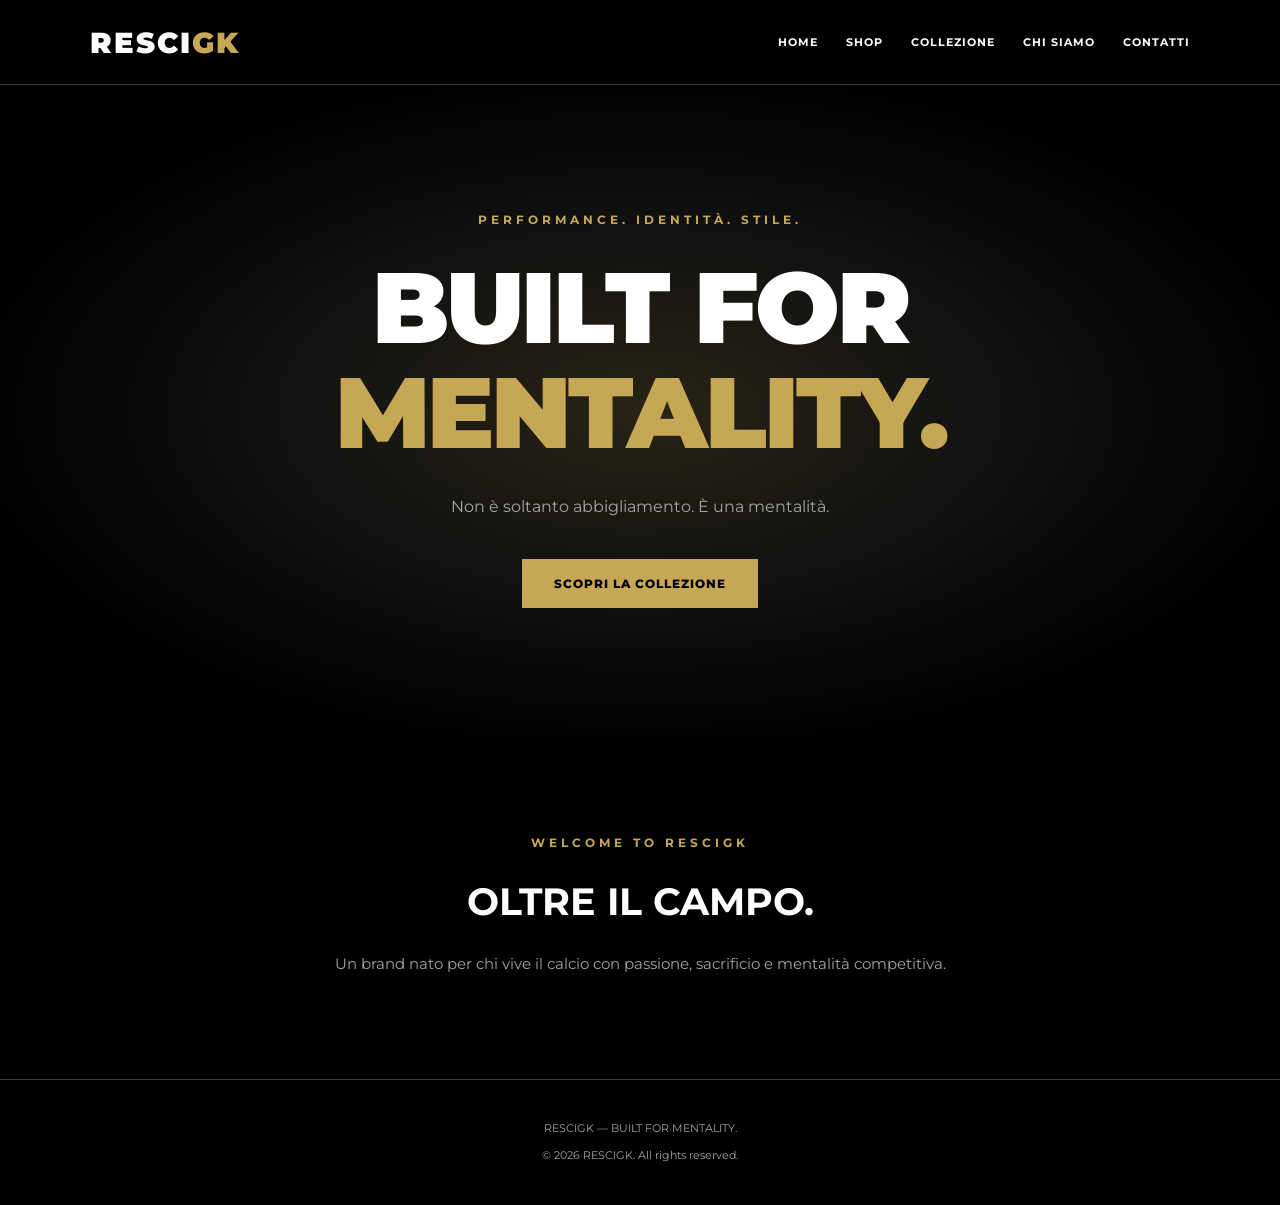
<file: index.html>
<!DOCTYPE html>
<html lang="it">
<head>
  <meta charset="UTF-8">
  <meta name="viewport" content="width=device-width, initial-scale=1.0">
  <meta name="description" content="RESCIGK - Built for Mentality. Abbigliamento e divise calcio.">
  <title>RESCIGK | Built for Mentality</title>
  <link rel="stylesheet" href="style.css">
</head>
<body>

  <header class="header">
    <a href="index.html" class="logo">RESCI<span>GK</span></a>

    <nav class="navigation">
      <a href="index.html">HOME</a>
      <a href="shop.html">SHOP</a>
      <a href="collections.html">COLLEZIONE</a>
      <a href="about.html">CHI SIAMO</a>
      <a href="contact.html">CONTATTI</a>
    </nav>
  </header>

  <main>
    <section class="hero">
      <p class="eyebrow">PERFORMANCE. IDENTITÀ. STILE.</p>

      <h1>BUILT FOR<br><span>MENTALITY.</span></h1>

      <p class="hero-description">
        Non è soltanto abbigliamento.
        È una mentalità.
      </p>

      <a href="shop.html" class="button">
        SCOPRI LA COLLEZIONE
      </a>
    </section>

    <section class="intro">
      <p class="eyebrow">WELCOME TO RESCIGK</p>
      <h2>OLTRE IL CAMPO.</h2>
      <p>
        Un brand nato per chi vive il calcio
        con passione, sacrificio e mentalità competitiva.
      </p>
    </section>
  </main>

  <footer>
    <p>RESCIGK — BUILT FOR MENTALITY.</p>
    <p>© 2026 RESCIGK. All rights reserved.</p>
  </footer>

</body>
</html>
</file>
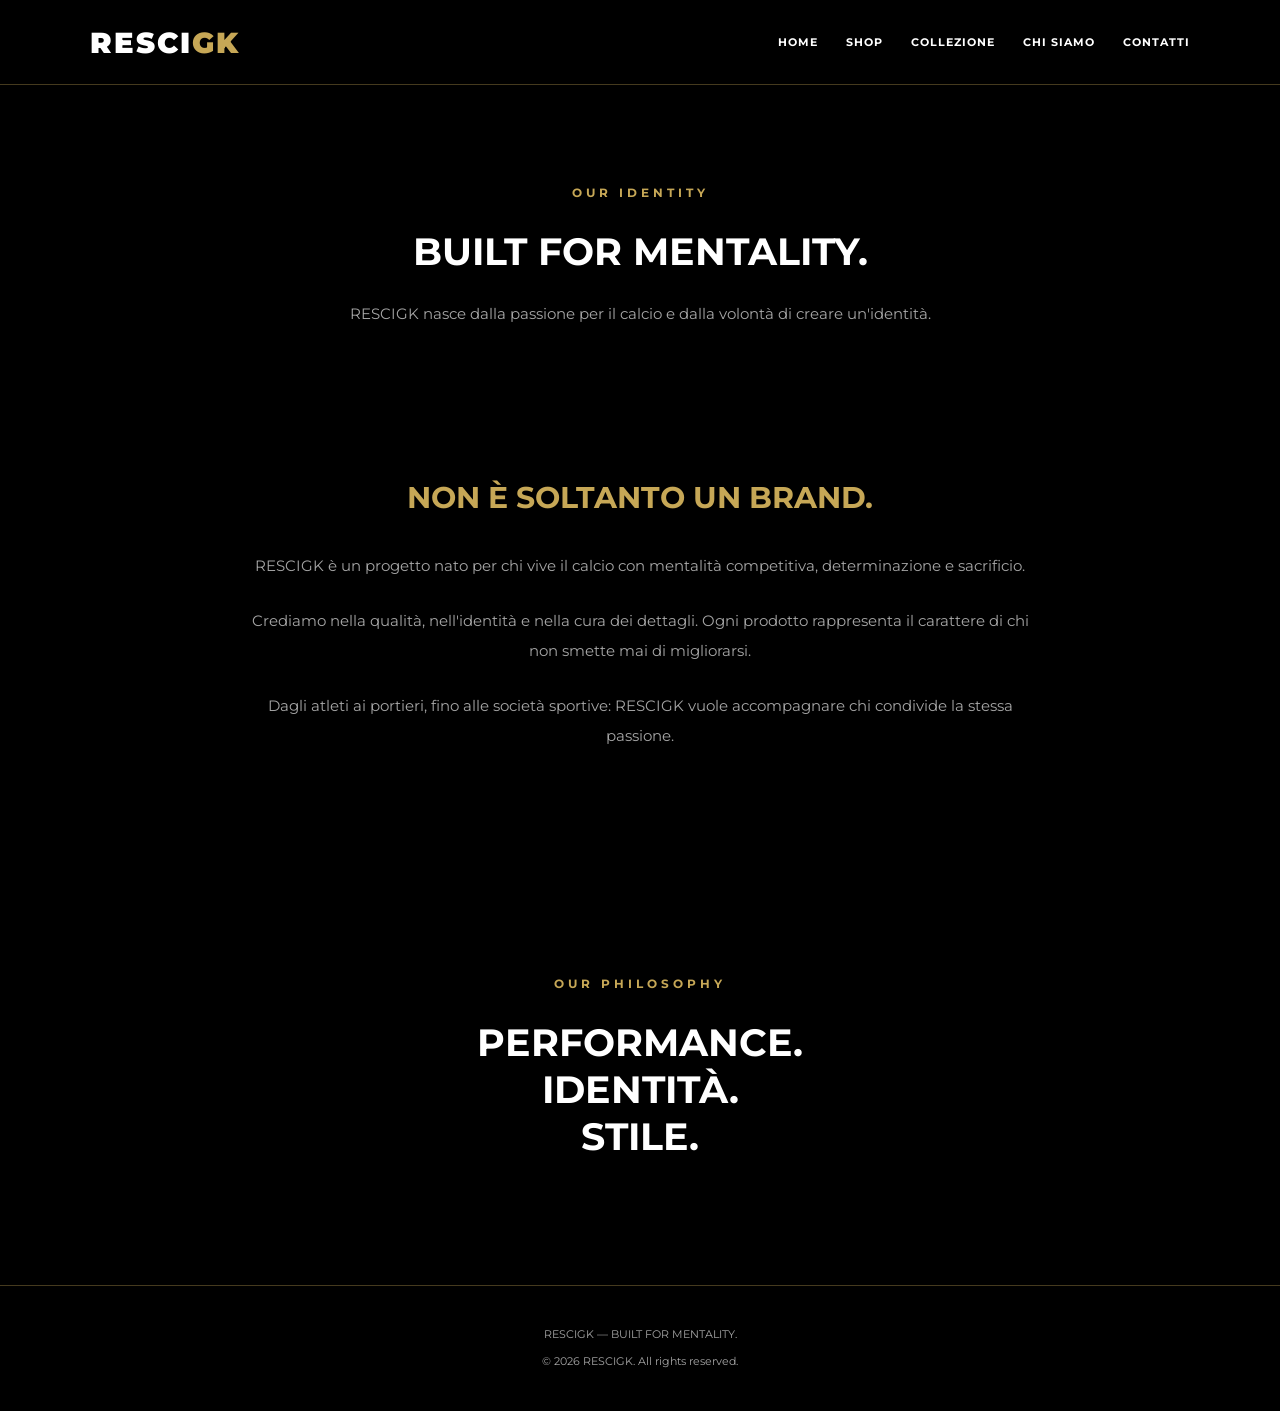
<file: about.html>
<!DOCTYPE html>
<html lang="it">
<head>
  <meta charset="UTF-8">
  <meta name="viewport" content="width=device-width, initial-scale=1.0">
  <meta name="description" content="Scopri la storia e la filosofia di RESCIGK.">
  <title>Chi siamo | RESCIGK</title>
  <link rel="stylesheet" href="style.css">
</head>
<body>

  <header class="header">
    <a href="index.html" class="logo">RESCI<span>GK</span></a>

    <nav class="navigation">
      <a href="index.html">HOME</a>
      <a href="shop.html">SHOP</a>
      <a href="collections.html">COLLEZIONE</a>
      <a href="about.html">CHI SIAMO</a>
      <a href="contact.html">CONTATTI</a>
    </nav>
  </header>

  <main>
    <section class="intro">
      <p class="eyebrow">OUR IDENTITY</p>
      <h2>BUILT FOR MENTALITY.</h2>

      <p>
        RESCIGK nasce dalla passione per il calcio
        e dalla volontà di creare un'identità.
      </p>
    </section>

    <section class="about-content">
      <h2>NON È SOLTANTO UN BRAND.</h2>

      <p>
        RESCIGK è un progetto nato per chi vive il calcio
        con mentalità competitiva, determinazione e sacrificio.
      </p>

      <p>
        Crediamo nella qualità, nell'identità e nella cura
        dei dettagli. Ogni prodotto rappresenta il carattere
        di chi non smette mai di migliorarsi.
      </p>

      <p>
        Dagli atleti ai portieri, fino alle società sportive:
        RESCIGK vuole accompagnare chi condivide
        la stessa passione.
      </p>
    </section>

    <section class="intro">
      <p class="eyebrow">OUR PHILOSOPHY</p>
      <h2>PERFORMANCE.<br>IDENTITÀ.<br>STILE.</h2>
    </section>
  </main>

  <footer>
    <p>RESCIGK — BUILT FOR MENTALITY.</p>
    <p>© 2026 RESCIGK. All rights reserved.</p>
  </footer>

</body>
</html>
</file>
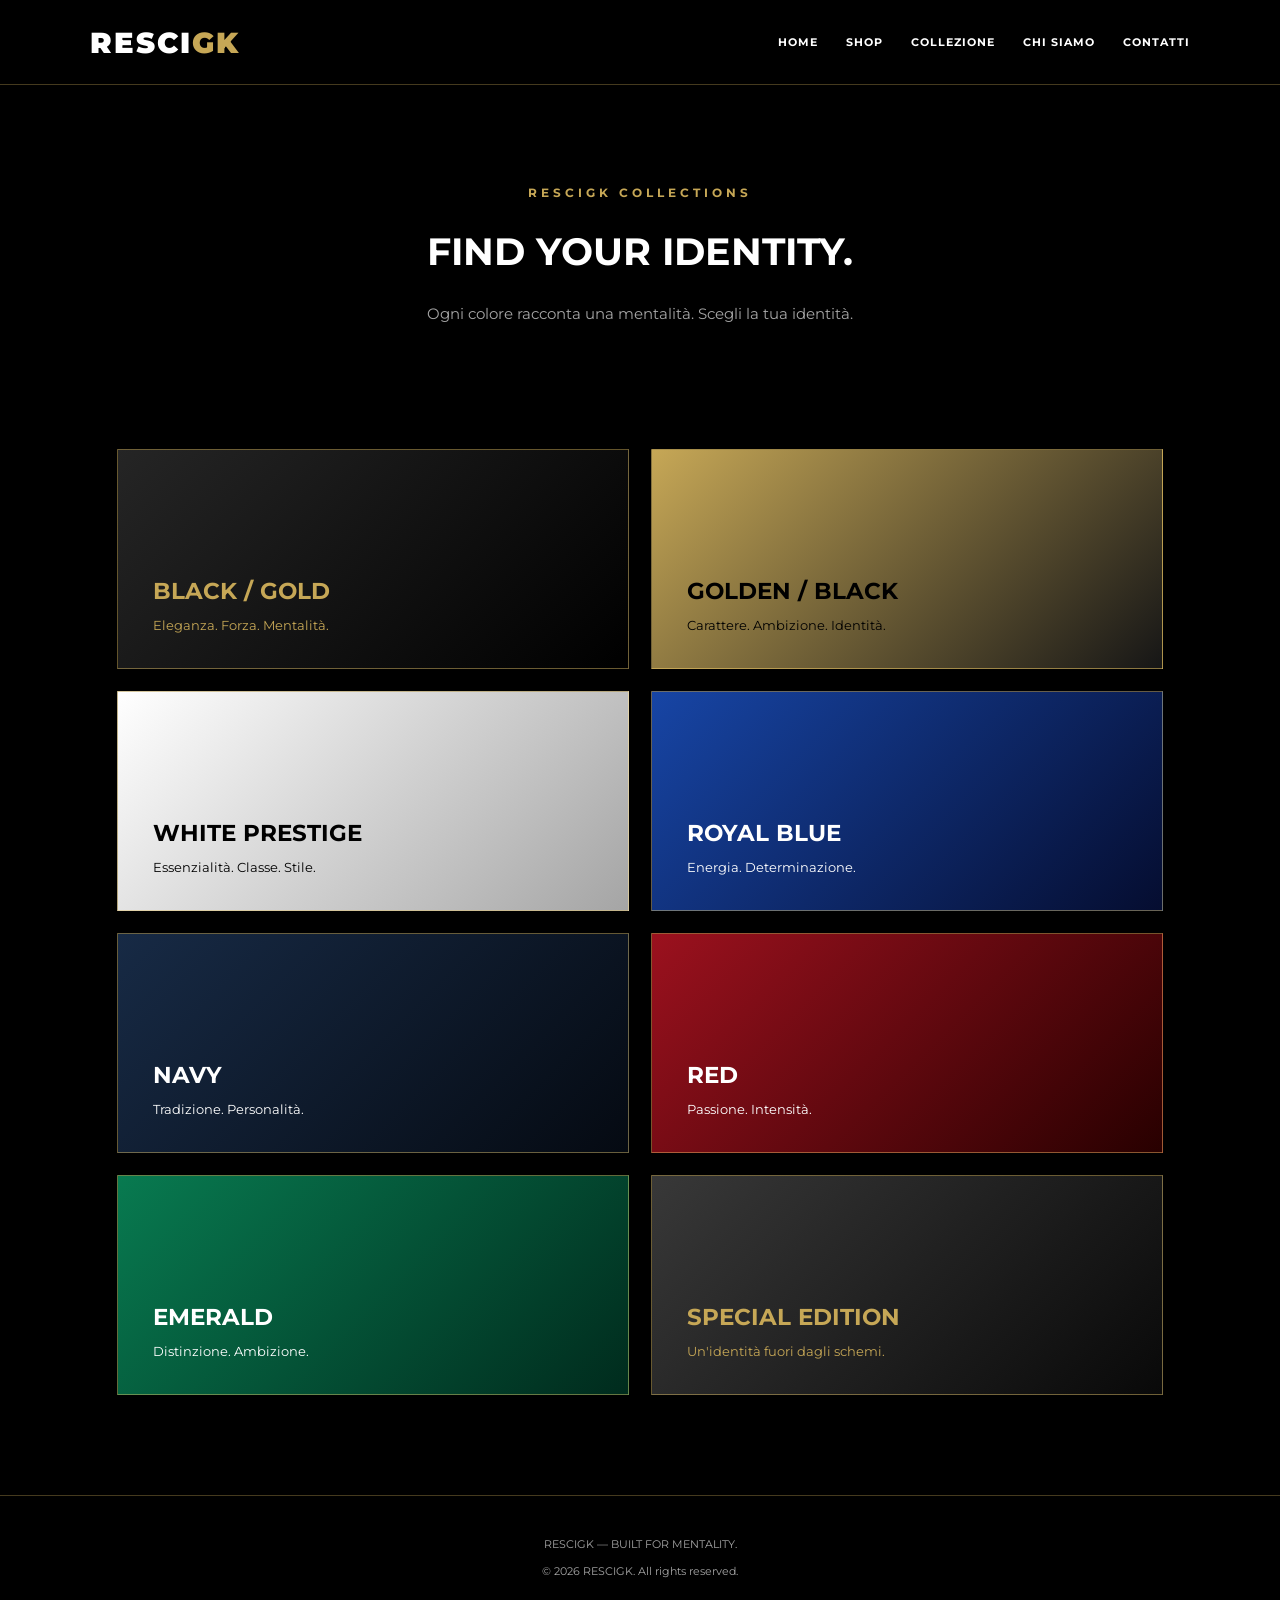
<file: collections.html>
<!DOCTYPE html>
<html lang="it">
<head>
  <meta charset="UTF-8">
  <meta name="viewport" content="width=device-width, initial-scale=1.0">
  <meta name="description" content="Le collezioni e i colori RESCIGK.">
  <title>Collezione | RESCIGK</title>
  <link rel="stylesheet" href="style.css">
</head>
<body>

  <header class="header">
    <a href="index.html" class="logo">RESCI<span>GK</span></a>

    <nav class="navigation">
      <a href="index.html">HOME</a>
      <a href="shop.html">SHOP</a>
      <a href="collections.html">COLLEZIONE</a>
      <a href="about.html">CHI SIAMO</a>
      <a href="contact.html">CONTATTI</a>
    </nav>
  </header>

  <main>
    <section class="intro">
      <p class="eyebrow">RESCIGK COLLECTIONS</p>
      <h2>FIND YOUR IDENTITY.</h2>
      <p>
        Ogni colore racconta una mentalità.
        Scegli la tua identità.
      </p>
    </section>

    <section class="collections">
      <article class="collection-card black-gold">
        <h2>BLACK / GOLD</h2>
        <p>Eleganza. Forza. Mentalità.</p>
      </article>

      <article class="collection-card golden-black">
        <h2>GOLDEN / BLACK</h2>
        <p>Carattere. Ambizione. Identità.</p>
      </article>

      <article class="collection-card white-prestige">
        <h2>WHITE PRESTIGE</h2>
        <p>Essenzialità. Classe. Stile.</p>
      </article>

      <article class="collection-card royal-blue">
        <h2>ROYAL BLUE</h2>
        <p>Energia. Determinazione.</p>
      </article>

      <article class="collection-card navy">
        <h2>NAVY</h2>
        <p>Tradizione. Personalità.</p>
      </article>

      <article class="collection-card red">
        <h2>RED</h2>
        <p>Passione. Intensità.</p>
      </article>

      <article class="collection-card emerald">
        <h2>EMERALD</h2>
        <p>Distinzione. Ambizione.</p>
      </article>

      <article class="collection-card special">
        <h2>SPECIAL EDITION</h2>
        <p>Un'identità fuori dagli schemi.</p>
      </article>
    </section>
  </main>

  <footer>
    <p>RESCIGK — BUILT FOR MENTALITY.</p>
    <p>© 2026 RESCIGK. All rights reserved.</p>
  </footer>

</body>
</html>
</file>
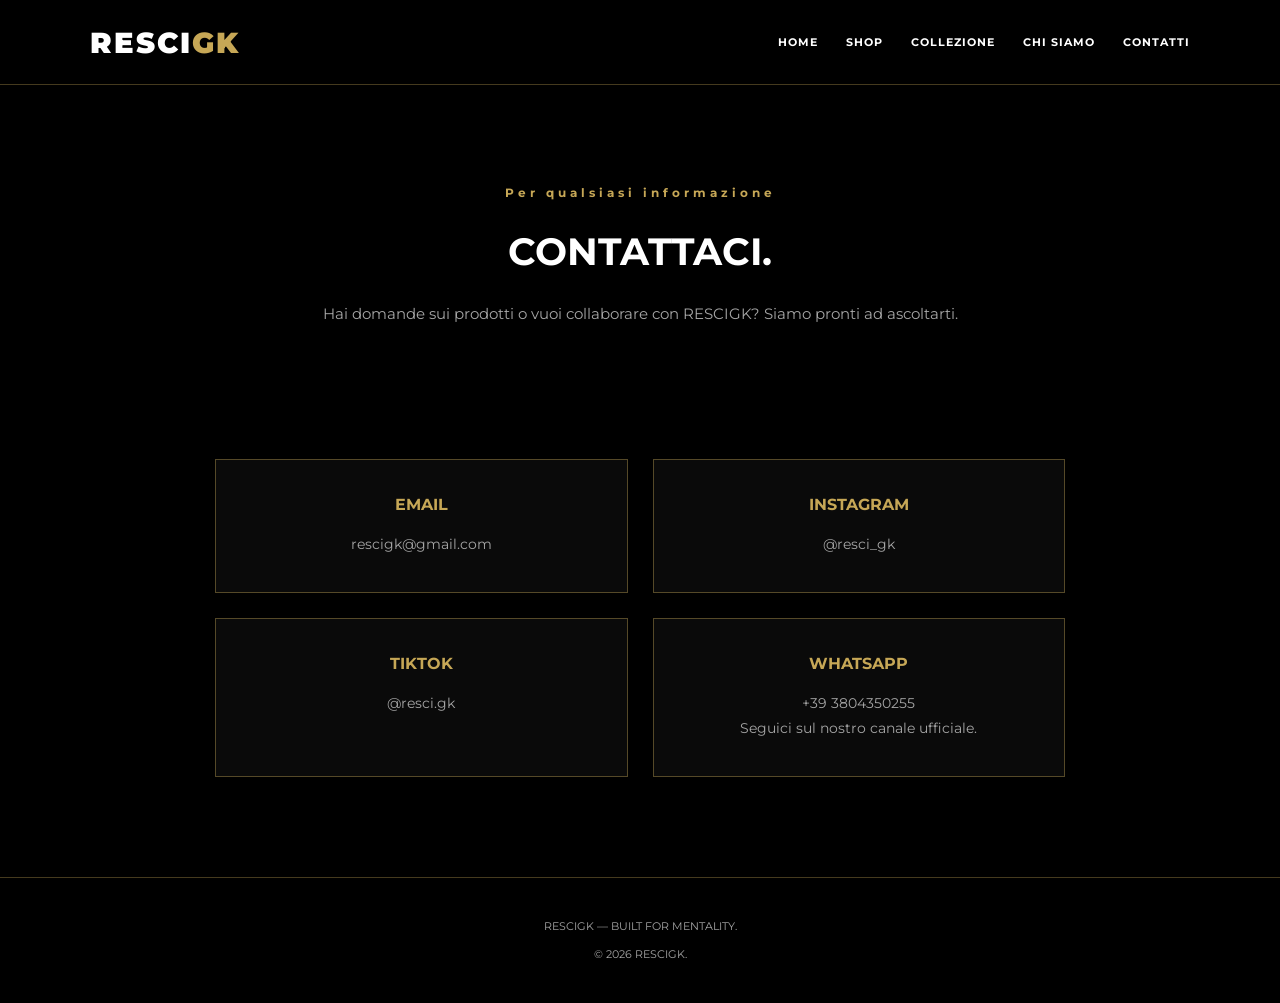
<file: contact.html>
<!DOCTYPE html>
<html lang="it">
<head>
  <meta charset="UTF-8">
  <meta name="viewport" content="width=device-width, initial-scale=1.0">
  <meta name="description" content="Contatta RESCIGK per informazioni, prodotti e forniture sportive.">
  <title>Contatti | RESCIGK</title>
  <link rel="stylesheet" href="style.css">
</head>
<body>

  <header class="header">
    <a href="index.html" class="logo">RESCI<span>GK</span></a>

    <nav class="navigation">
      <a href="index.html">HOME</a>
      <a href="shop.html">SHOP</a>
      <a href="collections.html">COLLEZIONE</a>
      <a href="about.html">CHI SIAMO</a>
      <a href="contact.html">CONTATTI</a>
    </nav>
  </header>

  <main>
    <section class="intro">
      <p class="eyebrow">Per qualsiasi informazione</p>
      <h2>CONTATTACI.</h2>
      <p>
        Hai domande sui prodotti o vuoi collaborare con RESCIGK?
        Siamo pronti ad ascoltarti.
      </p>
    </section>

    <section class="contact-content">
      <div class="contact-item">
        <h2>EMAIL</h2>
        <a href="mailto:rescigk@gmail.com">
          rescigk@gmail.com
        </a>
      </div>

      <div class="contact-item">
        <h2>INSTAGRAM</h2>
        <a href="https://www.instagram.com/rescigk.official/"
           target="_blank" rel="noopener">
          @resci_gk
        </a>
      </div>

      <div class="contact-item">
        <h2>TIKTOK</h2>
        <a href="https://www.tiktok.com/@rescigk.official"
           target="_blank" rel="noopener">
          @resci.gk
        </a>
      </div>

      <div class="contact-item">
        <h2>WHATSAPP</h2>
        <p> +39 3804350255 </p>
        <p>Seguici sul nostro canale ufficiale.</p>
      </div>
    </section>
  </main>

  <footer>
    <p>RESCIGK — BUILT FOR MENTALITY.</p>
    <p>© 2026 RESCIGK.</p>
  </footer>

</body>
</html>
</file>
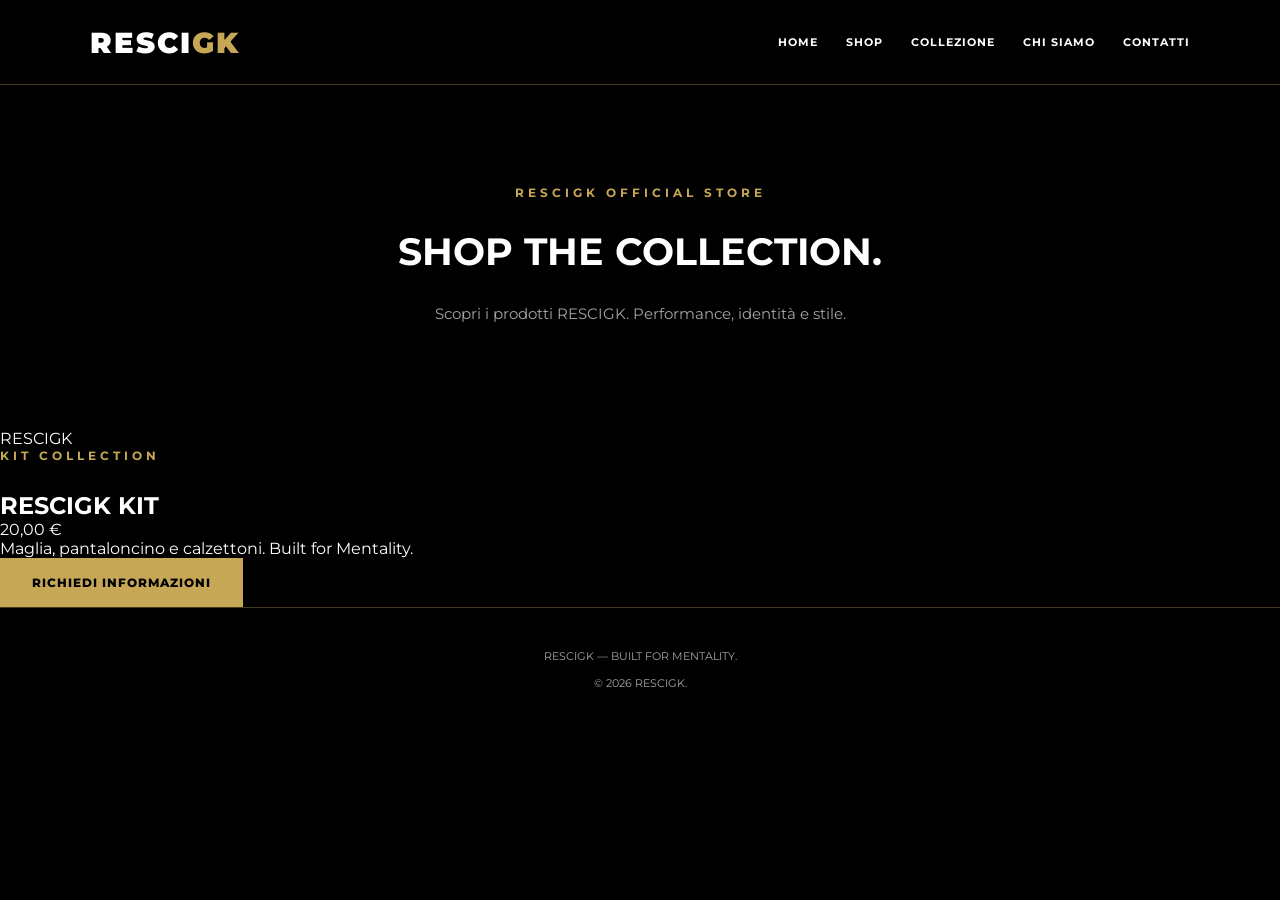
<file: shop.html>
<!DOCTYPE html>
<html lang="it">
<head>
  <meta charset="UTF-8">
  <meta name="viewport" content="width=device-width, initial-scale=1.0">
  <meta name="description" content="Scopri i prodotti RESCIGK. Built for Mentality.">
  <title>Shop | RESCIGK</title>
  <link rel="stylesheet" href="style.css">
</head>
<body>

  <header class="header">
    <a href="index.html" class="logo">RESCI<span>GK</span></a>

    <nav class="navigation">
      <a href="index.html">HOME</a>
      <a href="shop.html">SHOP</a>
      <a href="collections.html">COLLEZIONE</a>
      <a href="about.html">CHI SIAMO</a>
      <a href="contact.html">CONTATTI</a>
    </nav>
  </header>

  <main>
    <section class="intro">
      <p class="eyebrow">RESCIGK OFFICIAL STORE</p>
      <h2>SHOP THE COLLECTION.</h2>
      <p>
        Scopri i prodotti RESCIGK.
        Performance, identità e stile.
      </p>
    </section>

    <section class="products">
      <article class="product">
        <div class="product-image">
          <span>RESCIGK</span>
        </div>

        <p class="eyebrow">KIT COLLECTION</p>
        <h2>RESCIGK KIT</h2>
        <p class="price">20,00 €</p>
        <p class="product-description">
          Maglia, pantaloncino e calzettoni.
          Built for Mentality.
        </p>

        <a href="contact.html" class="button">
          RICHIEDI INFORMAZIONI
        </a>
      </article>
    </section>
  </main>

  <footer>
    <p>RESCIGK — BUILT FOR MENTALITY.</p>
    <p>© 2026 RESCIGK.</p>
  </footer>

</body>
</html>
</file>
<file: style.css>
@import url('https://fonts.googleapis.com/css2?family=Montserrat:wght@400;500;600;700;800;900&display=swap');

:root {
  --black: #000000;
  --gold: #C6A756;
  --white: #FFFFFF;
  --gray: #A5A5A5;
}

* {
  margin: 0;
  padding: 0;
  box-sizing: border-box;
}

html {
  scroll-behavior: smooth;
}

body {
  background: var(--black);
  color: var(--white);
  font-family: 'Montserrat', sans-serif;
}

a {
  text-decoration: none;
  color: inherit;
}

.header {
  width: 100%;
  min-height: 85px;
  padding: 22px 7%;
  display: flex;
  justify-content: space-between;
  align-items: center;
  border-bottom: 1px solid rgba(198, 167, 86, 0.35);
}

.logo {
  font-size: 29px;
  font-weight: 900;
  letter-spacing: 2px;
}

.logo span {
  color: var(--gold);
}

.navigation {
  display: flex;
  gap: 28px;
}

.navigation a {
  font-size: 11px;
  font-weight: 700;
  letter-spacing: 1px;
  transition: color 0.3s;
}

.navigation a:hover {
  color: var(--gold);
}

.hero {
  min-height: 650px;
  padding: 120px 8%;
  display: flex;
  flex-direction: column;
  justify-content: center;
  align-items: center;
  text-align: center;
  background:
    radial-gradient(ellipse at center,
    #292315 0%, #111111 40%, #000000 75%);
}

.eyebrow {
  color: var(--gold);
  font-size: 12px;
  font-weight: 700;
  letter-spacing: 4px;
  margin-bottom: 28px;
}

.hero h1 {
  font-size: clamp(48px, 9vw, 100px);
  font-weight: 900;
  line-height: 1.05;
  letter-spacing: -3px;
}

.hero h1 span {
  color: var(--gold);
}

.hero-description {
  color: var(--gray);
  font-size: 16px;
  margin: 28px 0 38px;
  line-height: 1.8;
}

.button {
  display: inline-block;
  padding: 17px 32px;
  background: var(--gold);
  color: var(--black);
  font-size: 12px;
  font-weight: 800;
  letter-spacing: 1px;
  transition: 0.3s;
}

.button:hover {
  background: var(--white);
  transform: translateY(-3px);
}

.intro {
  max-width: 850px;
  margin: auto;
  padding: 100px 25px;
  text-align: center;
}

.intro h2 {
  font-size: 38px;
  margin-bottom: 25px;
}

.intro > p:last-child {
  color: var(--gray);
  line-height: 1.9;
  font-size: 15px;
}

footer {
  padding: 35px 20px;
  border-top: 1px solid rgba(198, 167, 86, 0.35);
  text-align: center;
  color: var(--gray);
  font-size: 11px;
  line-height: 2.5;
}

@media (max-width: 700px) {
  .header {
    flex-direction: column;
    gap: 22px;
  }

  .navigation {
    flex-wrap: wrap;
    justify-content: center;
    gap: 16px;
  }

  .hero {
    min-height: 550px;
    padding: 80px 20px;
  }

  .hero h1 {
    letter-spacing: -2px;
  }

  .intro h2 {
    font-size: 30px;
  }
}

/* RESCIGK COLLECTIONS */

.collections {
  max-width: 1200px;
  margin: 0 auto;
  padding: 20px 6% 100px;
  display: grid;
  grid-template-columns: repeat(2, 1fr);
  gap: 22px;
}

.collection-card {
  min-height: 220px;
  padding: 35px;
  display: flex;
  flex-direction: column;
  justify-content: flex-end;
  border: 1px solid rgba(198, 167, 86, 0.5);
}

.collection-card h2 {
  font-size: 23px;
  margin-bottom: 12px;
}

.collection-card p {
  font-size: 13px;
}

.black-gold {
  background: linear-gradient(135deg, #252525, #000000);
  color: #C6A756;
}

.golden-black {
  background: linear-gradient(135deg, #C6A756, #161616);
  color: #000000;
}

.white-prestige {
  background: linear-gradient(135deg, #FFFFFF, #A5A5A5);
  color: #000000;
}

.royal-blue {
  background: linear-gradient(135deg, #1745A5, #050D30);
  color: #FFFFFF;
}

.navy {
  background: linear-gradient(135deg, #172A45, #050A12);
  color: #FFFFFF;
}

.red {
  background: linear-gradient(135deg, #9B111E, #280000);
  color: #FFFFFF;
}

.emerald {
  background: linear-gradient(135deg, #087A50, #002B1D);
  color: #FFFFFF;
}

.special {
  background: linear-gradient(135deg, #383838, #090909);
  color: #C6A756;
}

@media (max-width: 700px) {
  .collections {
    grid-template-columns: 1fr;
  }
}

/* RESCIGK ABOUT */

.about-content {
  max-width: 850px;
  margin: auto;
  padding: 50px 25px 100px;
  text-align: center;
}

.about-content h2 {
  color: #C6A756;
  font-size: 30px;
  margin-bottom: 35px;
}

.about-content p {
  color: #A5A5A5;
  font-size: 15px;
  line-height: 2;
  margin-bottom: 25px;
}

/* RESCIGK CONTACT */

.contact-content {
  max-width: 900px;
  margin: auto;
  padding: 30px 25px 100px;
  display: grid;
  grid-template-columns: repeat(2, 1fr);
  gap: 25px;
}

.contact-item {
  padding: 35px;
  border: 1px solid rgba(198, 167, 86, 0.4);
  background: #0A0A0A;
  text-align: center;
}

.contact-item h2 {
  color: #C6A756;
  font-size: 16px;
  margin-bottom: 18px;
}

.contact-item p,
.contact-item a {
  color: #A5A5A5;
  font-size: 14px;
  line-height: 1.8;
  overflow-wrap: anywhere;
}

.contact-item a:hover {
  color: #C6A756;
}

@media (max-width: 600px) {
  .contact-content {
    grid-template-columns: 1fr;
  }
}
</file>
